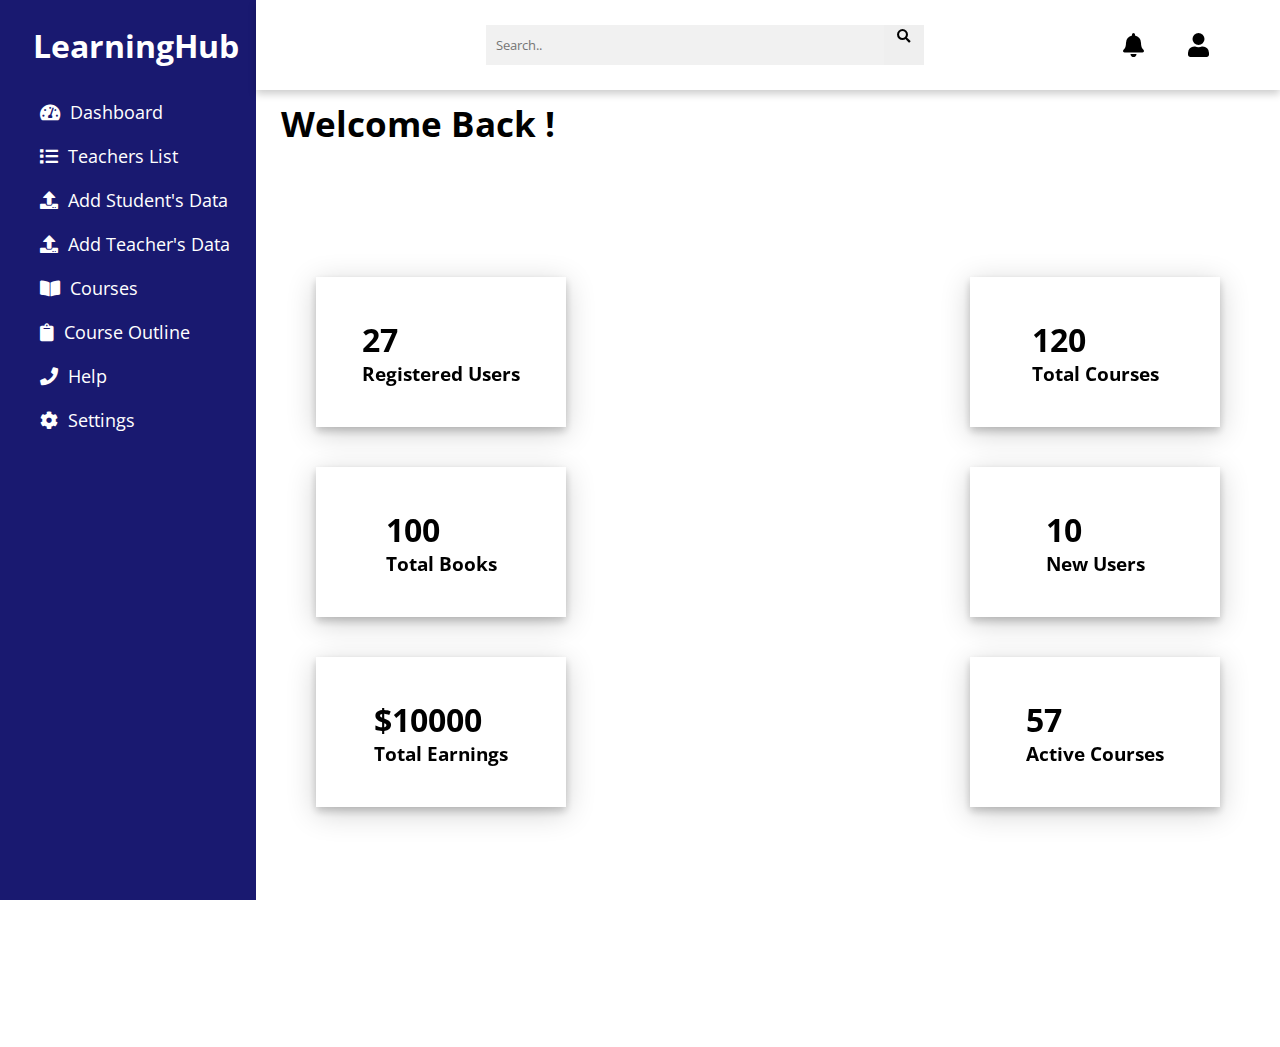
<file: html/admin_main.html>
<!DOCTYPE html>
<html lang="en">

<head>
    <meta charset="UTF-8">
    <meta http-equiv="X-UA-Compatible" content="IE=edge">
    <meta name="viewport" content="width=device-width, initial-scale=1.0">
    <title>Dashboard</title>

    <link rel="stylesheet" href="https://cdnjs.cloudflare.com/ajax/libs/font-awesome/6.0.0-beta3/css/all.min.css"
        integrity="sha512-Fo3rlrZj/k7ujTnHg4CGR2D7kSs0v4LLanw2qksYuRlEzO+tcaEPQogQ0KaoGN26/zrn20ImR1DfuLWnOo7aBA=="
        crossorigin="anonymous" referrerpolicy="no-referrer" />
    <!-- google fonts cdn link -->
    <link rel="preconnect" href="https://fonts.googleapis.com">
    <link href="https://fonts.googleapis.com/css2?family=Open+Sans:wght@300;400;600&display=swap" rel="stylesheet">

    <!-- font awesome link   -->
    <link rel="stylesheet" href="https://cdnjs.cloudflare.com/ajax/libs/font-awesome/5.15.4/css/all.min.css">

    <!-- css file link -->
    <link rel="stylesheet" href="../css/admin_mainStyling.css">
</head>

<body>
    <div class="side-menu">
        <div class="brand-name">
            <h1>LearningHub</h1>
        </div>
        <ul>
            <li><i class="fas fa-tachometer-alt"></i><a href="../html/admin_main.html">Dashboard</a></li>
            <li><i class="fas fa-list"></i><a href="../html/admin_dashboard.html">Teachers List</a></li>
            <li><i class="fas fa-upload"></i>Add Student's Data</li>
            <li><i class="fas fa-upload"></i>Add Teacher's Data</li>
            <li><i class="fas fa-book-open"></i><a href="../html/course.html">Courses</a></li>
            <li><i class="fas fa-clipboard"></i>Course Outline</li>
            <li><i class="fas fa-phone"></i>Help</li>
            <li><i class="fas fa-cog"></i>Settings</li>
        </ul>
    </div>
    <div class="container">
        <div class="header">
            <div class="nav">
                <div class="search">
                    <input type="text" placeholder="Search..">
                    <button type="submit"><i class="fas fa-search"></i></button>
                </div>
                <div class="user">
                    <i class="fas fa-bell"></i>
                    <i class="fas fa-user"></i>
                </div>
            </div>
            
            </div>
            
            <h4>Welcome Back  !</h5>
            
            <div class="content">
                <div class="cards">
                    <div class="card">
                        <div class="box">
                            <h1>27</h1>
                            <h3>Registered Users</h3>
                        </div>
                        
                    
                </div>
                <div class="card">
                    <div class="box">
                        <h1>120</h1>
                        <h3>Total Courses</h3>
                    </div>
                    
                
            </div>
            <div class="card">
                <div class="box">
                    <h1>100</h1>
                    <h3>Total Books</h3>
                </div>
        </div>
        <div class="card">
            <div class="box">
                <h1>10</h1>
                <h3>New Users</h3>
            </div>
            
        </div>
        <div class="card">
            <div class="box">
                <h1>$10000</h1>
                <h3>Total Earnings</h3>
            </div>
            
        </div>
        <div class="card">
            <div class="box">
                <h1>57</h1>
                <h3>Active Courses</h3>
            </div>
            
            
        

            
        </div>
        

    </body>

    </html>
</file>
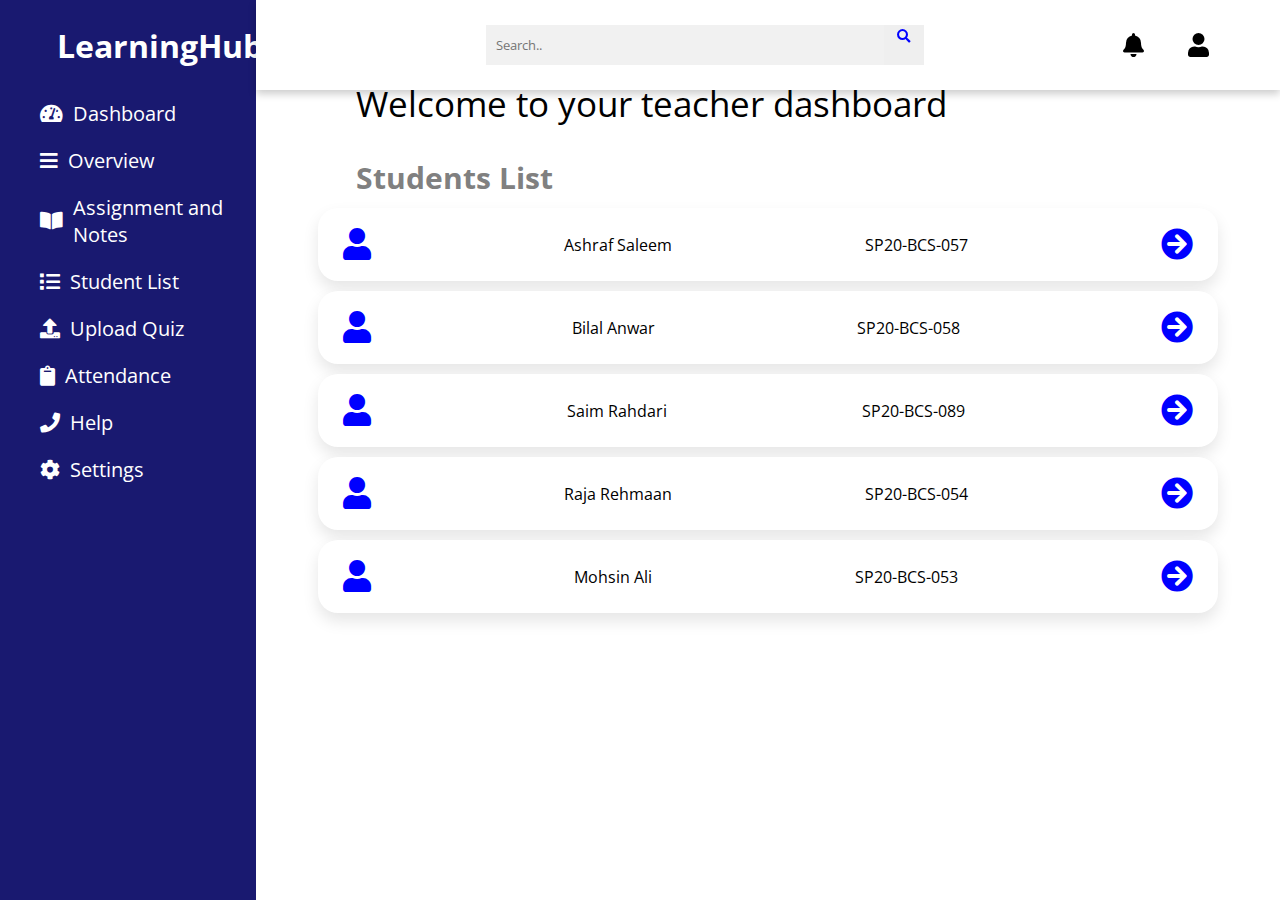
<file: html/dashboard.html>
<!DOCTYPE html>
<html lang="en">

<head>
    <meta charset="UTF-8">
    <meta http-equiv="X-UA-Compatible" content="IE=edge">
    <meta name="viewport" content="width=device-width, initial-scale=1.0">
    <title>Students List</title>

    <link rel="stylesheet" href="https://cdnjs.cloudflare.com/ajax/libs/font-awesome/6.0.0-beta3/css/all.min.css"
        integrity="sha512-Fo3rlrZj/k7ujTnHg4CGR2D7kSs0v4LLanw2qksYuRlEzO+tcaEPQogQ0KaoGN26/zrn20ImR1DfuLWnOo7aBA=="
        crossorigin="anonymous" referrerpolicy="no-referrer" />
    <!-- google fonts cdn link -->
    <link rel="preconnect" href="https://fonts.googleapis.com">
    <link href="https://fonts.googleapis.com/css2?family=Open+Sans:wght@300;400;600&display=swap" rel="stylesheet">

    <!-- font awesome link   -->
    <link rel="stylesheet" href="https://cdnjs.cloudflare.com/ajax/libs/font-awesome/5.15.4/css/all.min.css">

    <!-- css file link -->
    <link rel="stylesheet" href="../css/styling.css">
</head>

<body>
    <div class="side-menu">
        <div class="brand-name">
            <h1>LearningHub</h1>
        </div>
        <ul>
            <li><i class="fas fa-tachometer-alt"></i><a href="../html/teacher_main .html">Dashboard</a></li>
            <li><i class="fas fa-bars"></i>Overview</li>
            <li><i class="fas fa-book-open"></i>Assignment and Notes</li>
            <li><i class="fas fa-list"></i><a href="">Student List</a> </li>
            <li><i class="fas fa-upload"></i>Upload Quiz</li>
            <li><i class="fas fa-clipboard"></i>Attendance</li>
            <li><i class="fas fa-phone"></i>Help</li>
            <li><i class="fas fa-cog"></i>Settings</li>
        </ul>
    </div>
    <div class="container">
        <div class="header">
            <div class="nav">
                <div class="search">
                    <input type="text" placeholder="Search..">
                    <button type="submit"><i class="fas fa-search"></i></button>
                </div>
                <div class="user">
                    <i class="fas fa-bell"></i>
                    <i class="fas fa-user"></i>
                </div>
            </div>
            <div class="content">

            </div>

        </div>
        <div class="main">
            Welcome to your teacher dashboard
        </div>
        <div class="list">
            Students List
        </div>
        <div class="card">
            <div class="one">
                <i class="fas fa-user fa-2x"></i>
            </div>
            <div class="two">
                Ashraf Saleem
            </div>
            <div class="three">
                SP20-BCS-057
            </div>
            <div class="four">
                <i class="fas fa-arrow-circle-right fa-2x"></i>
            </div>
        </div>

        <div class="card">
            <div class="one">
                <i class="fas fa-user fa-2x"></i>
            </div>
            <div class="two">
                Bilal Anwar
            </div>
            <div class="three">
                SP20-BCS-058
            </div>
            <div class="four">
                <i class="fas fa-arrow-circle-right fa-2x"></i>
            </div>
        </div>

        <div class="card">
            <div class="one">
                <i class="fas fa-user fa-2x"></i>
            </div>
            <div class="two">
                Saim Rahdari
            </div>
            <div class="three">
                SP20-BCS-089
            </div>
            <div class="four">
                <i class="fas fa-arrow-circle-right fa-2x"></i>
            </div>
        </div>

        <div class="card">
            <div class="one">
                <i class="fas fa-user fa-2x"></i>
            </div>
            <div class="two">
                Raja Rehmaan
            </div>
            <div class="three">
                SP20-BCS-054
            </div>
            <div class="four">
                <i class="fas fa-arrow-circle-right fa-2x"></i>
            </div>
        </div>
        <div class="card">
            <div class="one">
                <i class="fas fa-user fa-2x"></i>
            </div>
            <div class="two">
                Mohsin Ali
            </div>
            <div class="three">
                SP20-BCS-053
            </div>
            <div class="four">
                <i class="fas fa-arrow-circle-right fa-2x"></i>
            </div>
        </div>

</body>

</html>
</file>
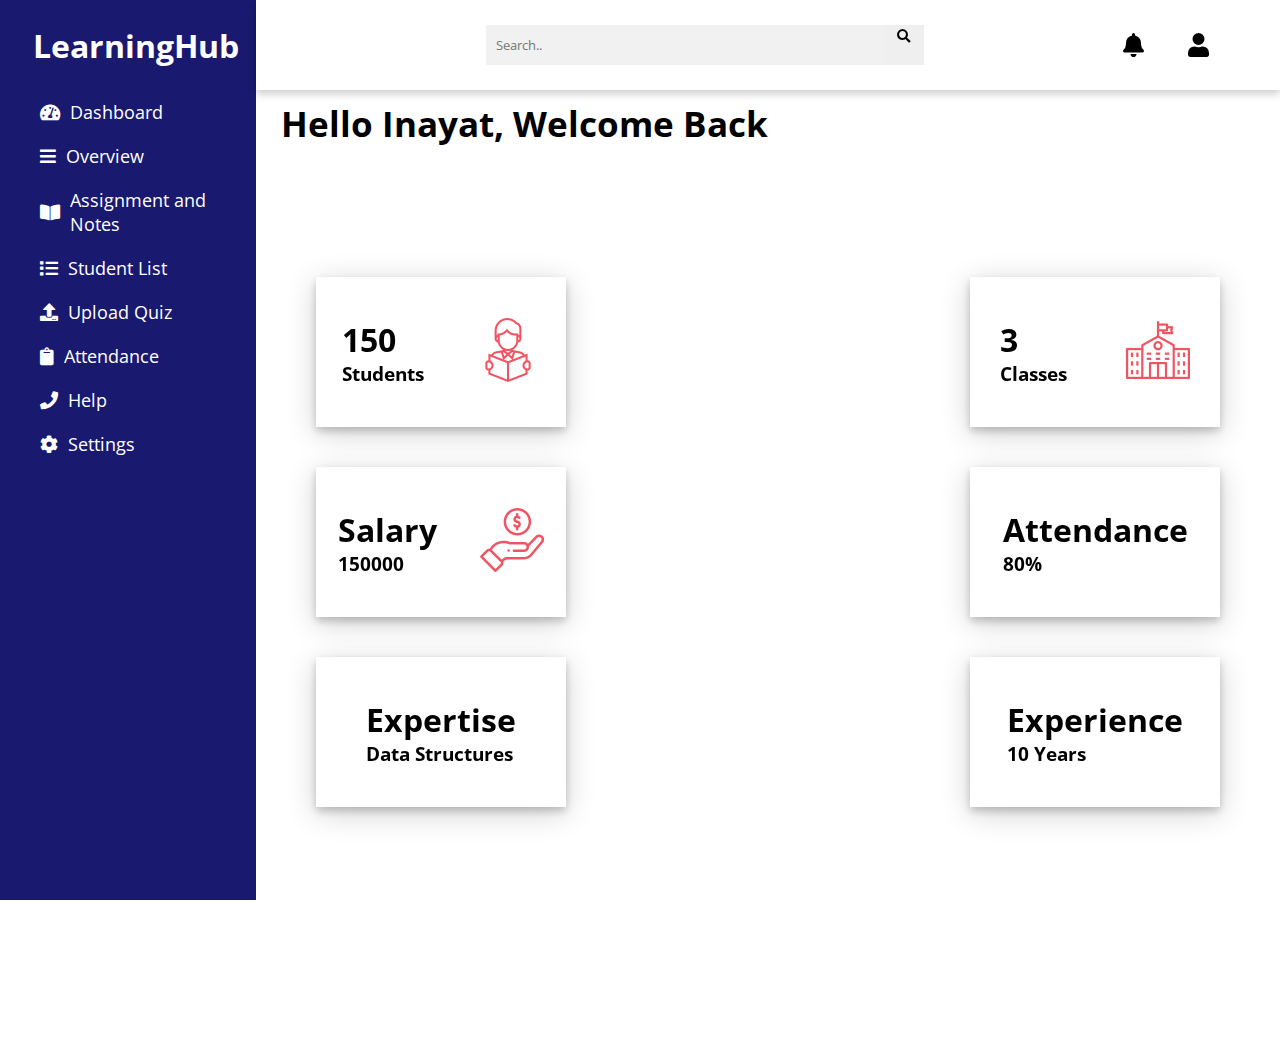
<file: html/teacher_main .html>
<!DOCTYPE html>
<html lang="en">

<head>
    <meta charset="UTF-8">
    <meta http-equiv="X-UA-Compatible" content="IE=edge">
    <meta name="viewport" content="width=device-width, initial-scale=1.0">
    <title>Dashboard</title>

    <link rel="stylesheet" href="https://cdnjs.cloudflare.com/ajax/libs/font-awesome/6.0.0-beta3/css/all.min.css"
        integrity="sha512-Fo3rlrZj/k7ujTnHg4CGR2D7kSs0v4LLanw2qksYuRlEzO+tcaEPQogQ0KaoGN26/zrn20ImR1DfuLWnOo7aBA=="
        crossorigin="anonymous" referrerpolicy="no-referrer" />
    <!-- google fonts cdn link -->
    <link rel="preconnect" href="https://fonts.googleapis.com">
    <link href="https://fonts.googleapis.com/css2?family=Open+Sans:wght@300;400;600&display=swap" rel="stylesheet">

    <!-- font awesome link   -->
    <link rel="stylesheet" href="https://cdnjs.cloudflare.com/ajax/libs/font-awesome/5.15.4/css/all.min.css">

    <!-- css file link -->
    <link rel="stylesheet" href="../css/teacher_mainStyling.css">
</head>

<body>
    <div class="side-menu">
        <div class="brand-name">
            <h1>LearningHub</h1>
        </div>
        <ul>
            <li><i class="fas fa-tachometer-alt"></i> <a href="../html/teacher_main .html">Dashboard</a></li>
            <li><i class="fas fa-bars"></i>Overview</li>
            <li><i class="fas fa-book-open"></i>Assignment and Notes</li>
            <li><i class="fas fa-list"></i><a href="../html/dashboard.html">Student List</a> </li>
            <li><i class="fas fa-upload"></i>Upload Quiz</li>
            <li><i class="fas fa-clipboard"></i>Attendance</li>
            <li><i class="fas fa-phone"></i>Help</li>
            <li><i class="fas fa-cog"></i>Settings</li>
        </ul>
    </div>
    <div class="container">
        <div class="header">
            <div class="nav">
                <div class="search">
                    <input type="text" placeholder="Search..">
                    <button type="submit"><i class="fas fa-search"></i></button>
                </div>
                <div class="user">
                    <i class="fas fa-bell"></i>
                    <i class="fas fa-user"></i>
                </div>
            </div>
            
            </div>
            
            <h4>Hello Inayat, Welcome Back</h5>
            
            <div class="content">
                <div class="cards">
                    <div class="card">
                        <div class="box">
                            <h1>150</h1>
                            <h3>Students</h3>
                        </div>
                        <div class="icon-case">
                            <img src="../Pics/students.png" alt="">
                        </div>
                    
                </div>
                <div class="card">
                    <div class="box">
                        <h1>3</h1>
                        <h3>Classes</h3>
                    </div>
                    <div class="icon-case">
                        <img src="../Pics/schools.png" alt="">
                    </div>
                
            </div>
            <div class="card">
                <div class="box">
                    <h1>Salary</h1>
                    <h3>150000</h3>
                </div>
                <div class="icon-case">
                    <img src="../Pics/income.png" alt="">
                </div>
        </div>
        <div class="card">
            <div class="box">
                <h1>Attendance</h1>
                <h3>80%</h3>
            </div>
            
        </div>
        <div class="card">
            <div class="box">
                <h1>Expertise</h1>
                <h3>Data Structures</h3>
            </div>
            
        </div>
        <div class="card">
            <div class="box">
                <h1>Experience</h1>
                <h3>10 Years</h3>
            </div>
            
            
        

            
        </div>
        

    </body>

    </html>
</file>
<file: css/admin_mainStyling.css>
*{
    margin: 0;
    padding: 0;
    box-sizing: border-box;
    font-family: 'Open Sans', sans-serif;
}

body{
    min-height: 100vh;
}
a{
    text-decoration: none;
}
li{
    list-style: none;
}

h1,h2{
    color: white;
}

.side-menu{
    position: fixed;
    background: #191970;
    width: 17rem;
    min-height: 100vh;
    display: flex;
    flex-direction: column;
}

.side-menu .brand-name{
    height: 10vh;
    display: flex;
    align-items: center;
    justify-content: center;
}

.side-menu li{
    font-size: 18px;
    padding: 10px 40px;
    color: #fff;
    display: flex;
    align-items: center;
}

.side-menu ul li i{
    padding-right: 10px;
    color: #fff;
}
.side-menu ul li a{
    padding-right: 10px;
    color: #fff;
}

.side-menu li:hover{
    color: #666;
}
.side-menu li a:hover{
    color: #666;
}

.title{
    display: flex;
    align-items: center;
    justify-content: space-around;
    padding: 15px 10px;
    border-bottom: 2px #999;
}


.container{
    position: absolute;
    right: 0;
    width: 80vw;
    height: 100vh;
    background: #fff;
}

.container .header{
    position: fixed;
    top: 0;
    right: 0;
    width: 80vw;
    height: 10vh;
    background: white;
    display: flex;
    align-items: center;
    justify-content: center;
    box-shadow: 0 4px 8px 0 rgba(0, 0, 0, 0.2);
}

.container .header .nav{
    width: 90%;
    display: flex;
    align-items: center;
}

.container .header .nav .search{
    flex: 3;
    display: flex;
    justify-content: center;
}

.container .header .nav .search input[type=text]{
    border: none;
    background: #f1f1f1;
    padding: 10px;
    width: 50%;
}

.container .header .nav .search button{
    width: 40px;
    height: 40px;
    border: none;
    display: flex;
    align-items: center;
    justify-content: center;
}

.container .header .nav .search button i{
    width: 30px;
    height: 30px;
}

.container .header .nav .user i{
    color: black;
    font-size: 24px;
    padding: 20px;
}


.container .main {
    margin-left: 100px;
    margin-top: 80px;
    font-size: 35px;
}

.container .list{
    font-size: 30px;
    color: grey;
    font-weight: bold;
    margin-left: 100px;
    margin-top: 30px;
}

body{
    background-color: white;
  }

.container .content{
    position: relative;
    margin-top: 10vh;
    min-height: 90vh;
}

.container .content .cards{
    padding: 20px 10px;
    display: flex;
    align-items: center;
    justify-content: space-between;
    flex-wrap: wrap;
}

.container .content .cards .card{
    width: 250px;
    height: 150px;
    background: white;
    margin: 20px 50px;
    display: flex;
    align-items: center;
    justify-content: space-around;
    box-shadow: 0 4px 8px 0 rgba(0, 0, 0, 0.2), 0 6px 28px 0 rgba(0, 0, 0, 0.19);
}

.container .content .cards .card .box h1{
    color: black;
}

h4{
    padding-left: 25px;
    padding-top: 100px;
    font-size: 35px;
}
</file>
<file: css/styling.css>
*{
    margin: 0;
    padding: 0;
    box-sizing: border-box;
    font-family: 'Open Sans', sans-serif;
}

body{
    min-height: 100vh;
}
a{
    text-decoration: none;
}
li{
    list-style: none;
}

h1,h2{
    color: #fff;
}
.side-menu{
    position: fixed;
    background: #191970;
    width: 20rem;
    min-height: 100vh;
    display: flex;
    flex-direction: column;
}

.side-menu .brand-name{
    height: 10vh;
    display: flex;
    align-items: center;
    justify-content: center;
}

.side-menu li{
    font-size: 20px;
    padding: 10px 40px;
    color: #fff;
    display: flex;
    align-items: center;
}

.side-menu ul li i{
    padding-right: 10px;
    color: #fff;
}

.side-menu ul li a{
    padding-right: 10px;
    color: #fff;
}

.side-menu li:hover{
    color: #666;
}
.side-menu li a:hover{
    color: #666;
}

.container{
    position: absolute;
    right: 0;
    width: 80vw;
    height: 100vh;
    background: #fff;
}

.container .header{
    position: fixed;
    top: 0;
    right: 0;
    width: 80vw;
    height: 10vh;
    background: white;
    display: flex;
    align-items: center;
    justify-content: center;
    box-shadow: 0 4px 8px 0 rgba(0, 0, 0, 0.2);
}

.container .header .nav{
    width: 90%;
    display: flex;
    align-items: center;
}

.container .header .nav .search{
    flex: 3;
    display: flex;
    justify-content: center;
}

.container .header .nav .search input[type=text]{
    border: none;
    background: #f1f1f1;
    padding: 10px;
    width: 50%;
}

.container .header .nav .search button{
    width: 40px;
    height: 40px;
    border: none;
    display: flex;
    align-items: center;
    justify-content: center;
}

.container .header .nav .search button i{
    width: 30px;
    height: 30px;
}

.container .header .nav .user i{
    color: black;
    font-size: 24px;
    padding: 20px;
}

.body .h1{
    display: flex;
    padding: 100rem;
}
.container .main {
    margin-left: 100px;
    margin-top: 80px;
    font-size: 35px;
}

.container .list{
    font-size: 30px;
    color: grey;
    font-weight: bold;
    margin-left: 100px;
    margin-top: 30px;
}

body{
    background-color: grey;
  }
.card{
    max-width: 900px;
    margin: 10px auto;
    min-height:20x;
    background-color: white;
    box-shadow: 0 8px 16px 0 rgba(0,0,0,0.10);
    padding: 20px 0;
    border-radius: 20px;
    display: flex;
    align-items: center;
    justify-content: space-between;
}
.card .one i{
    padding-left: 25px;
}

.card .four i{
    padding-right: 25px;
}
  i{
    
    text-align: center;
    color: blue;
  }
</file>
<file: css/teacher_mainStyling.css>
*{
    margin: 0;
    padding: 0;
    box-sizing: border-box;
    font-family: 'Open Sans', sans-serif;
}

body{
    min-height: 100vh;
}
a{
    text-decoration: none;
}
li{
    list-style: none;
}

h1,h2{
    color: white;
}

.side-menu{
    position: fixed;
    background: #191970;
    width: 17rem;
    min-height: 100vh;
    display: flex;
    flex-direction: column;
}

.side-menu .brand-name{
    height: 10vh;
    display: flex;
    align-items: center;
    justify-content: center;
}

.side-menu li{
    font-size: 18px;
    padding: 10px 40px;
    color: #fff;
    display: flex;
    align-items: center;
}

.side-menu ul li i{
    padding-right: 10px;
    color: #fff;
}
.side-menu ul li a{
    padding-right: 10px;
    color: #fff;
}

.side-menu li:hover{
    color: #666;
}
.side-menu li a:hover{
    color: #666;
}

.title{
    display: flex;
    align-items: center;
    justify-content: space-around;
    padding: 15px 10px;
    border-bottom: 2px #999;
}


.container{
    position: absolute;
    right: 0;
    width: 80vw;
    height: 100vh;
    background: #fff;
}

.container .header{
    position: fixed;
    top: 0;
    right: 0;
    width: 80vw;
    height: 10vh;
    background: white;
    display: flex;
    align-items: center;
    justify-content: center;
    box-shadow: 0 4px 8px 0 rgba(0, 0, 0, 0.2);
}

.container .header .nav{
    width: 90%;
    display: flex;
    align-items: center;
}

.container .header .nav .search{
    flex: 3;
    display: flex;
    justify-content: center;
}

.container .header .nav .search input[type=text]{
    border: none;
    background: #f1f1f1;
    padding: 10px;
    width: 50%;
}

.container .header .nav .search button{
    width: 40px;
    height: 40px;
    border: none;
    display: flex;
    align-items: center;
    justify-content: center;
}

.container .header .nav .search button i{
    width: 30px;
    height: 30px;
}

.container .header .nav .user i{
    color: black;
    font-size: 24px;
    padding: 20px;
}


.container .main {
    margin-left: 100px;
    margin-top: 80px;
    font-size: 35px;
}

.container .list{
    font-size: 30px;
    color: grey;
    font-weight: bold;
    margin-left: 100px;
    margin-top: 30px;
}

body{
    background-color: white;
  }

.container .content{
    position: relative;
    margin-top: 10vh;
    min-height: 90vh;
}

.container .content .cards{
    padding: 20px 10px;
    display: flex;
    align-items: center;
    justify-content: space-between;
    flex-wrap: wrap;
}

.container .content .cards .card{
    width: 250px;
    height: 150px;
    background: white;
    margin: 20px 50px;
    display: flex;
    align-items: center;
    justify-content: space-around;
    box-shadow: 0 4px 8px 0 rgba(0, 0, 0, 0.2), 0 6px 28px 0 rgba(0, 0, 0, 0.19);
}

.container .content .cards .card .box h1{
    color: black;
}

h4{
    padding-left: 25px;
    padding-top: 100px;
    font-size: 35px;
}
</file>
